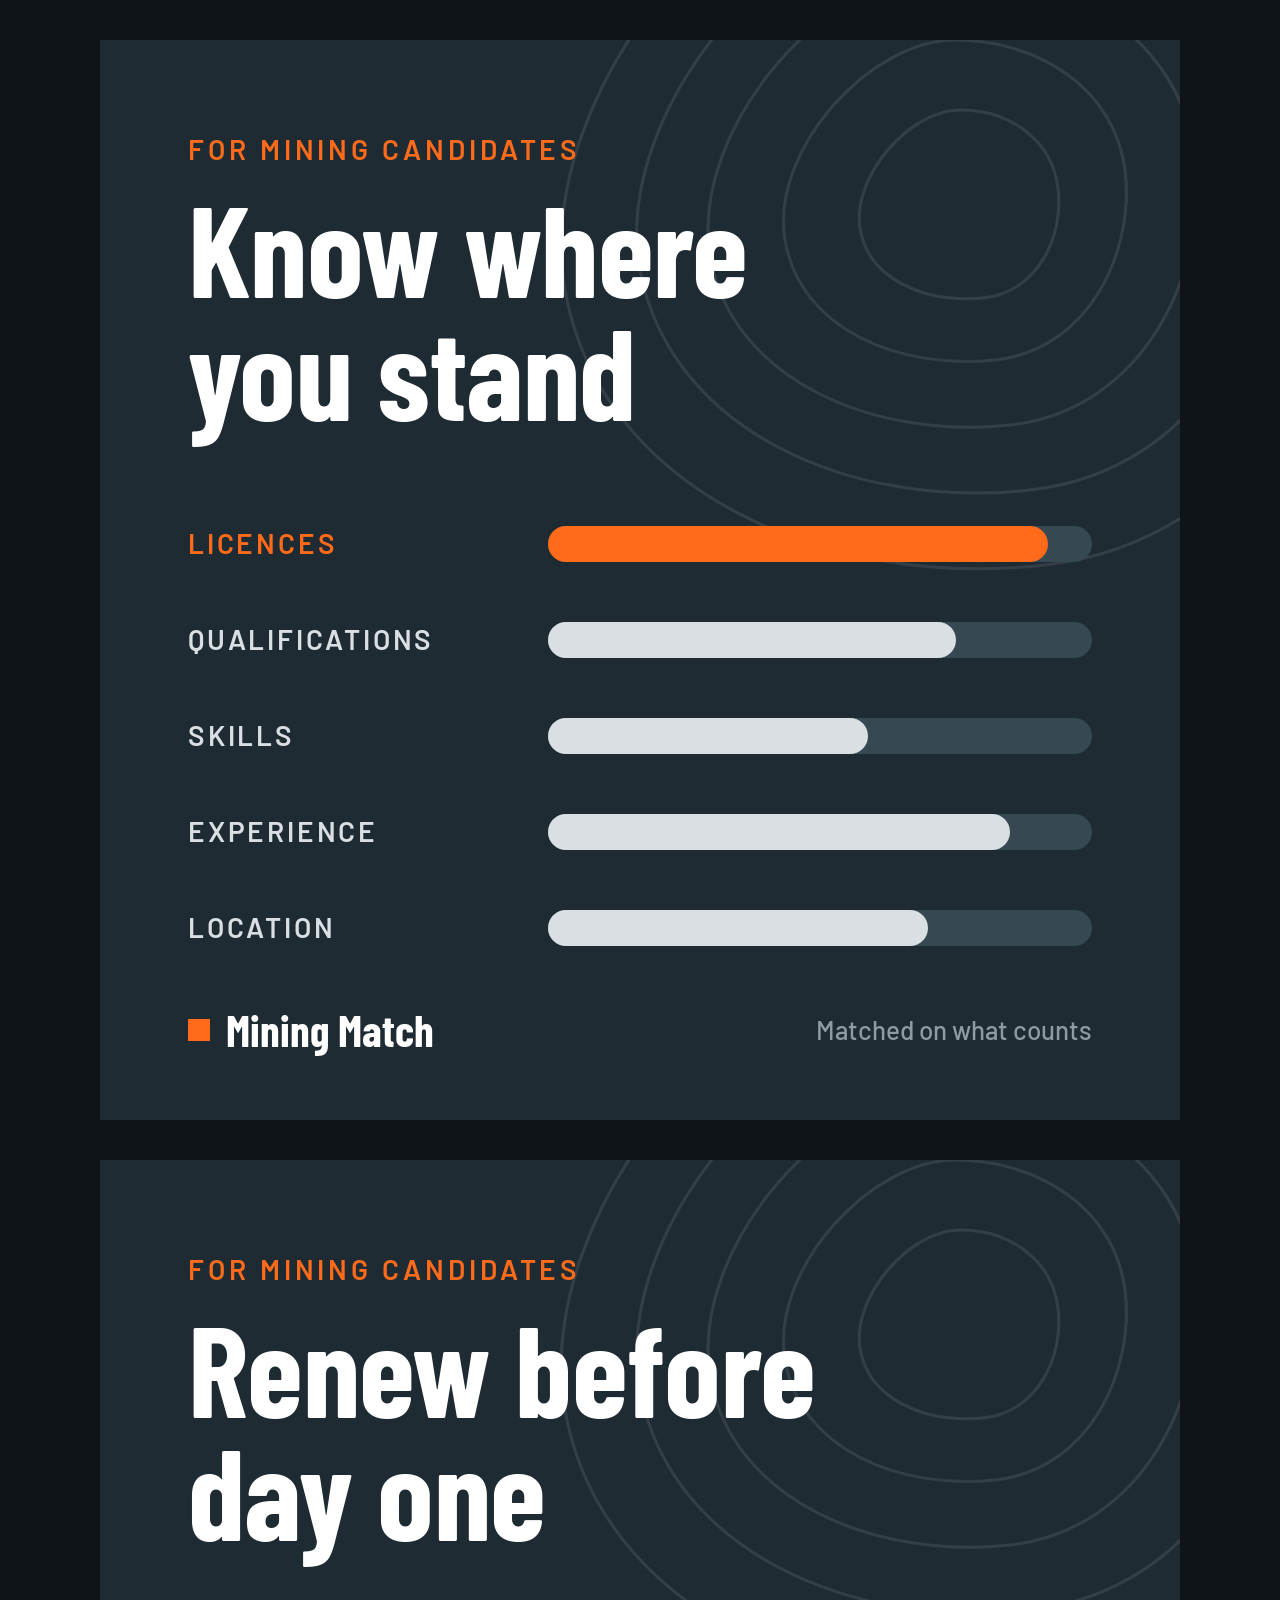
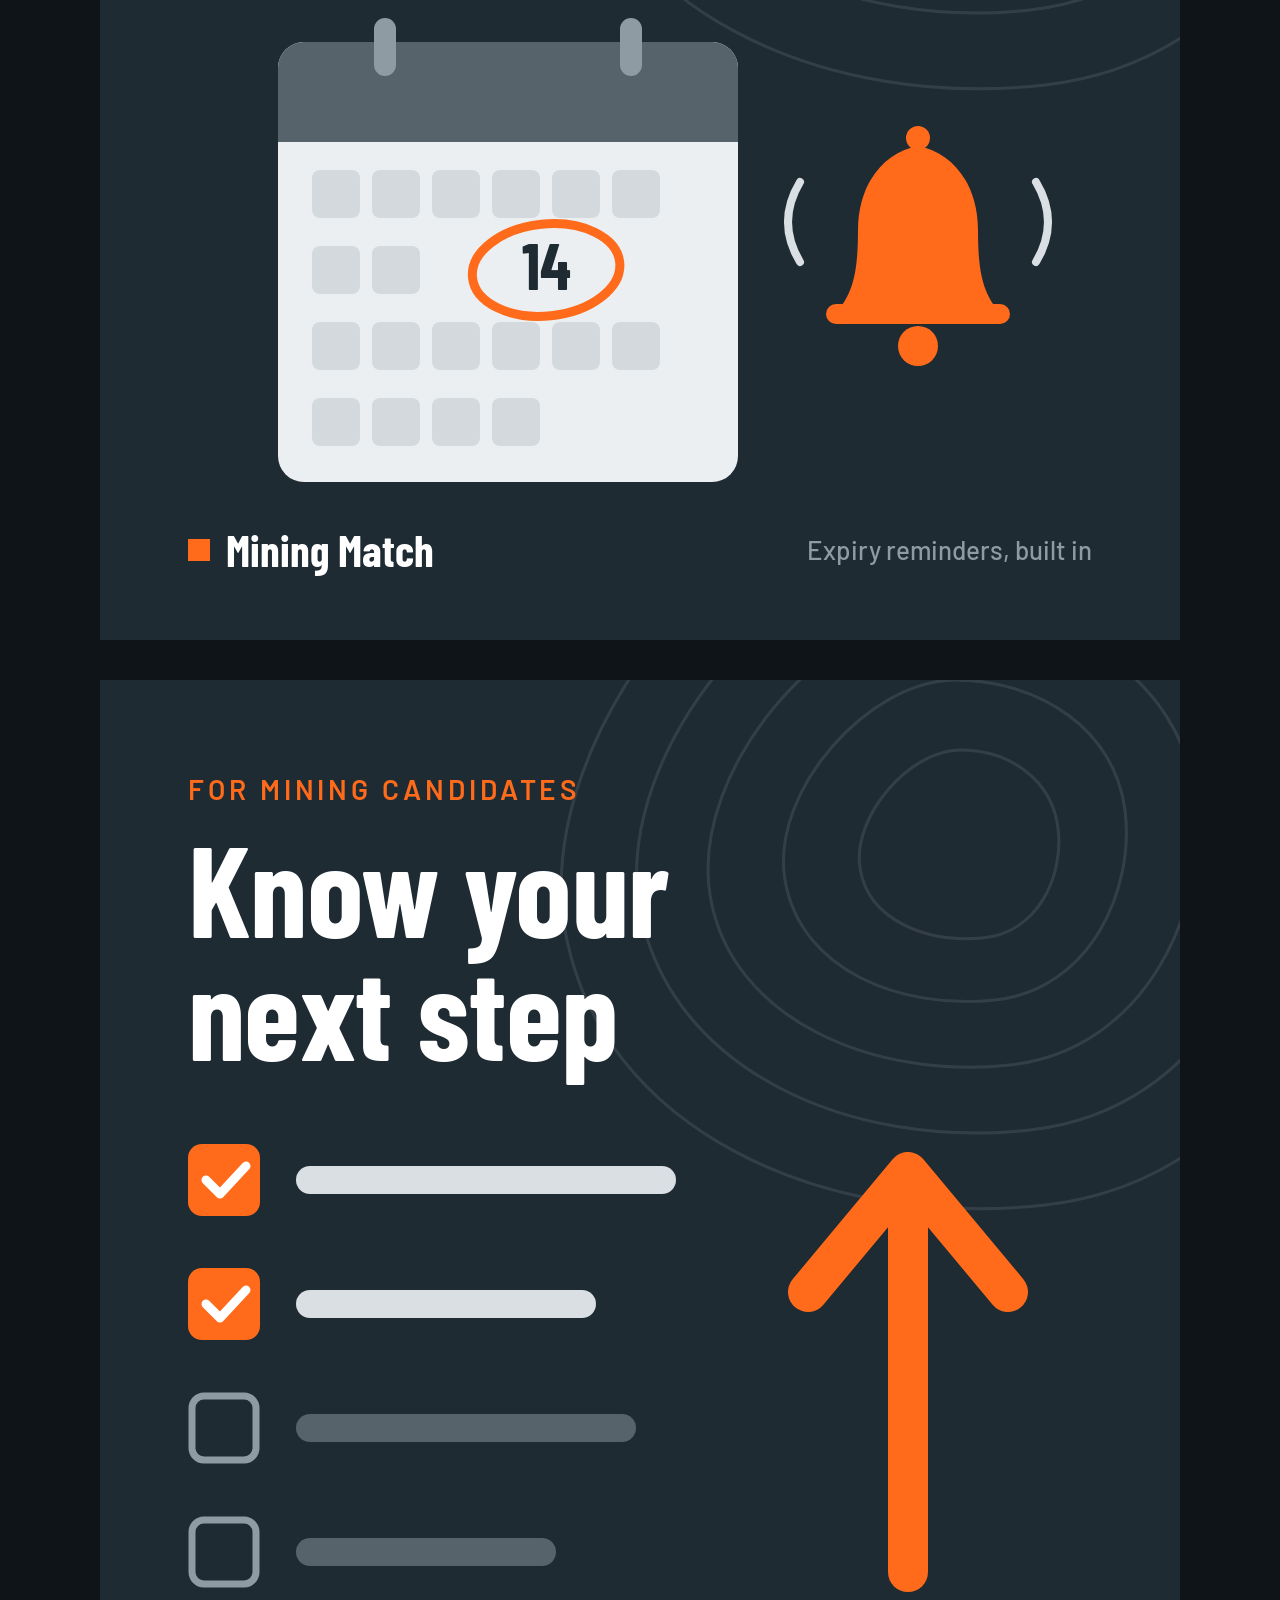
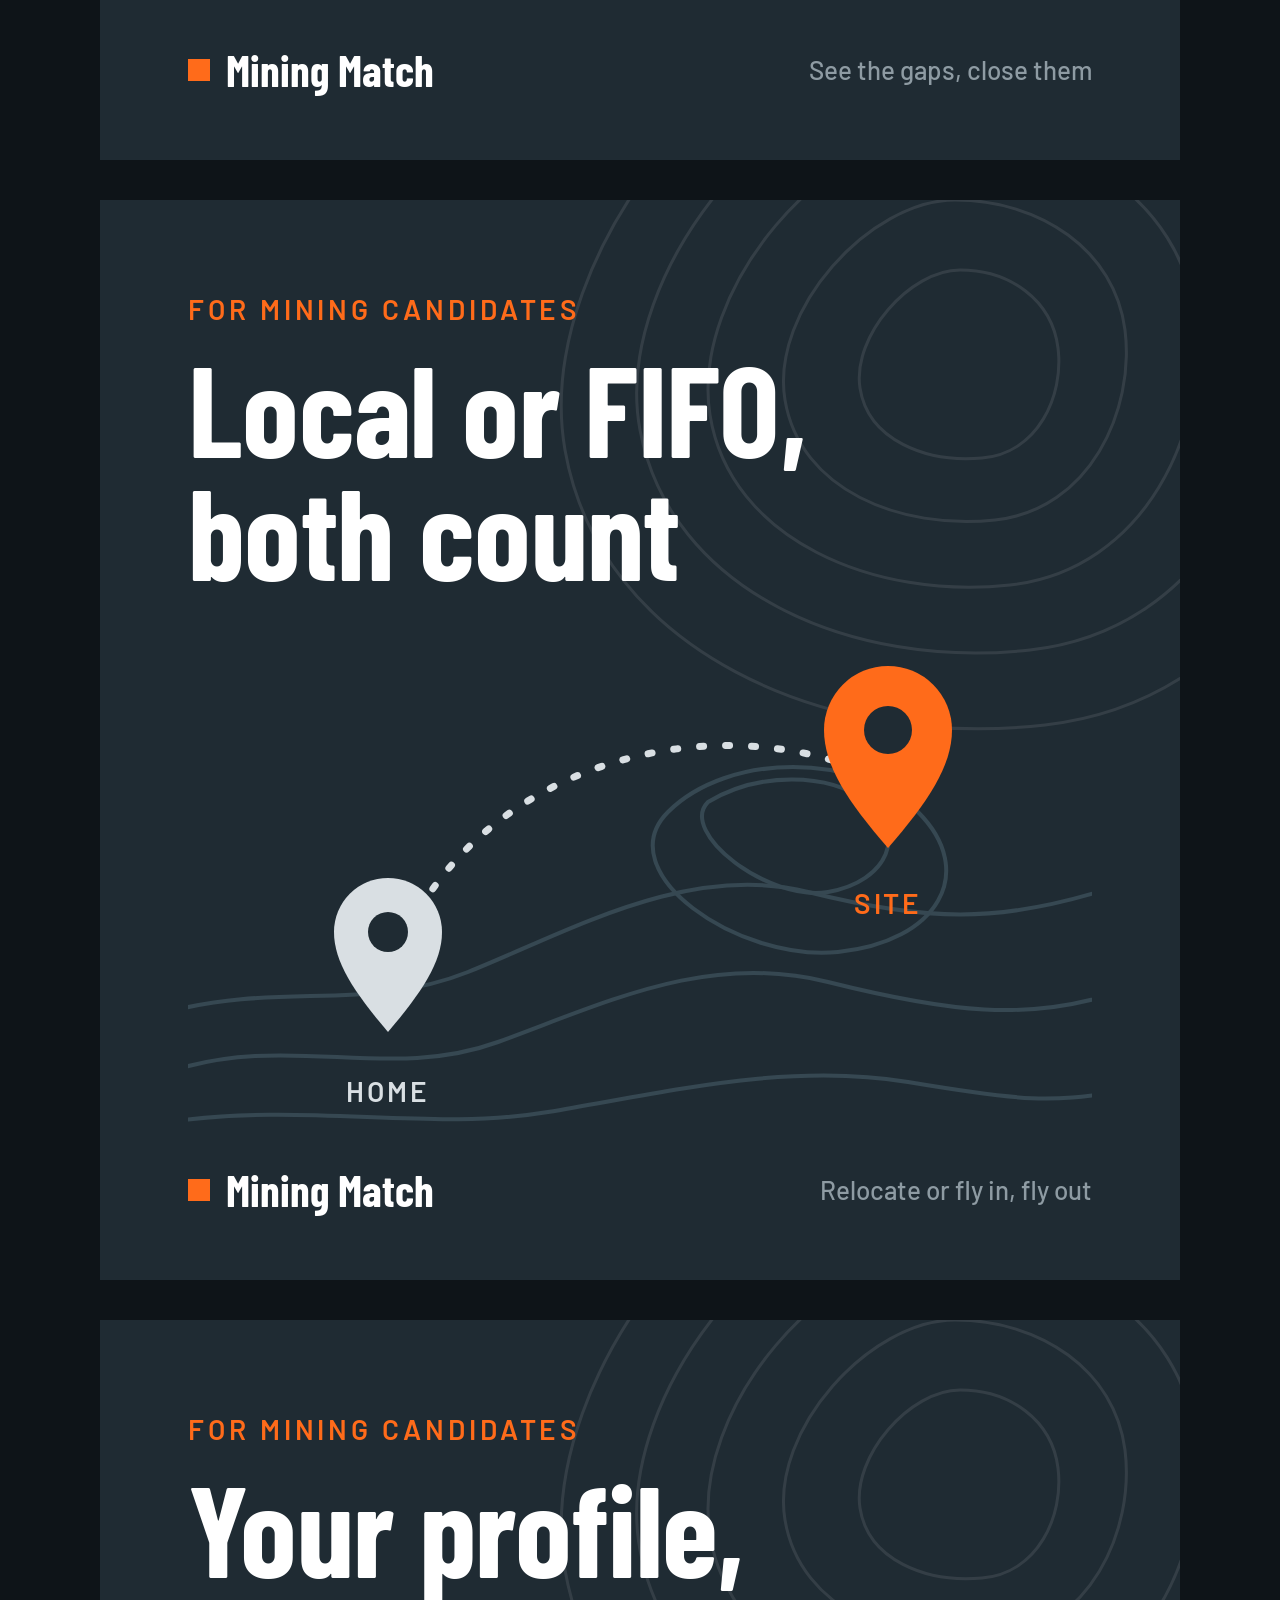
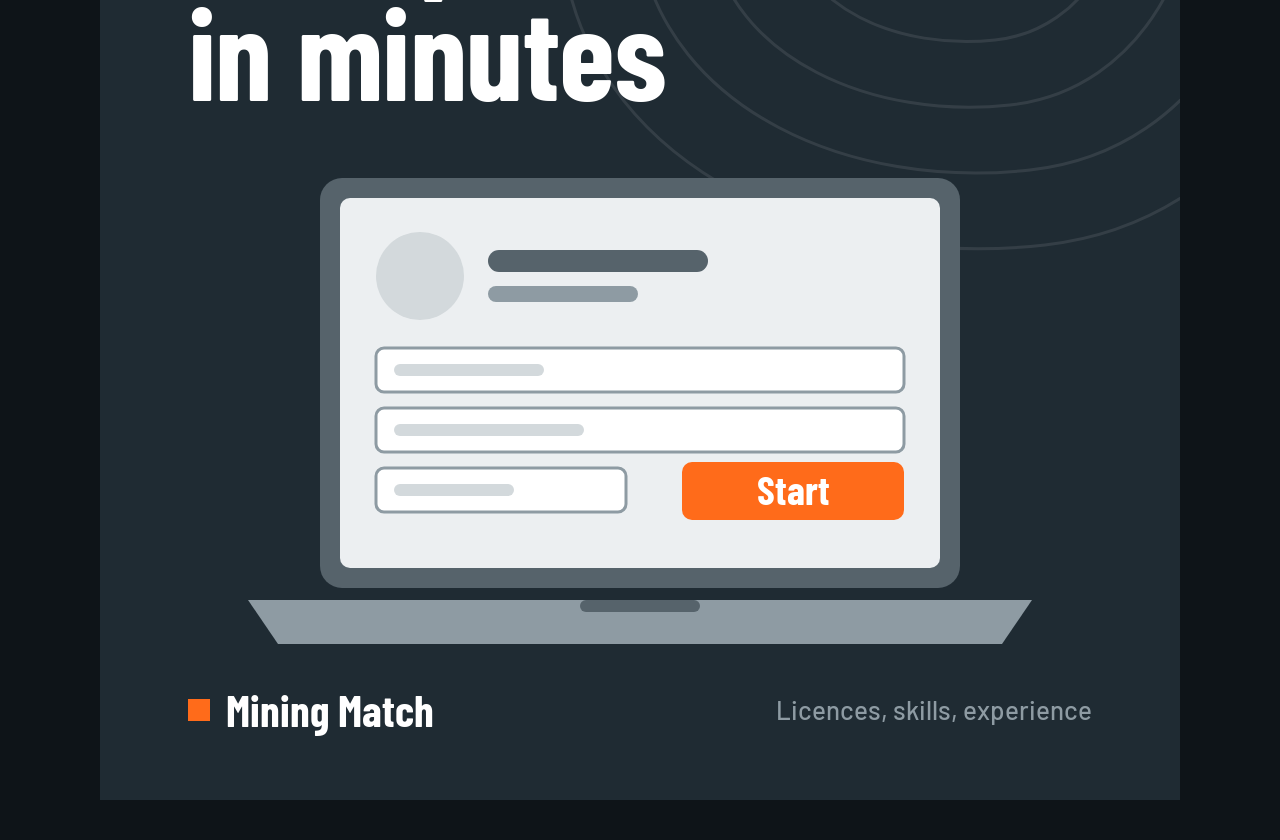
<file: marketing/linkedin-candidates/cards.html>
<!doctype html>
<html lang="en">
<head>
<meta charset="utf-8">
<title>Candidate LinkedIn cards</title>
<style>
@font-face { font-family: "Barlow"; font-weight: 600; src: url(../../web/fonts/barlow-latin-600-normal.woff2) format("woff2"); }
@font-face { font-family: "Barlow"; font-weight: 500; src: url(../../web/fonts/barlow-latin-500-normal.woff2) format("woff2"); }
@font-face { font-family: "Barlow Condensed"; font-weight: 700; src: url(../../web/fonts/barlow-condensed-latin-700-normal.woff2) format("woff2"); }
:root {
  --slate: #1f2b33; --slate-2: #2a3943; --slate-3: #364852;
  --concrete: #eceff1; --line: #d3d9dc; --field: #8e9ba3; --muted: #56636b;
  --hivis: #ff6b1a; --reflect: #d9dfe3;
}
* { box-sizing: border-box; margin: 0; }
body { background: #0e1418; padding: 40px; display: grid; gap: 40px; justify-content: center; }
.card {
  position: relative; width: 1080px; height: 1080px; overflow: hidden;
  background: var(--slate); color: #fff; font-family: "Barlow", sans-serif;
}
.topo { position: absolute; right: -220px; top: -260px; width: 900px; height: 900px; opacity: .09; }
.kicker {
  position: absolute; left: 88px; top: 92px;
  font-family: "Barlow", sans-serif; font-weight: 600; font-size: 28px;
  letter-spacing: .14em; text-transform: uppercase; color: var(--hivis);
}
h1 {
  position: absolute; left: 88px; top: 146px; width: 904px;
  font-family: "Barlow Condensed", sans-serif; font-weight: 700;
  font-size: 128px; line-height: .96; letter-spacing: -.005em;
}
.art { position: absolute; left: 88px; top: 452px; width: 904px; height: 480px; }
.foot {
  position: absolute; left: 88px; right: 88px; bottom: 64px;
  display: flex; align-items: center; justify-content: space-between;
}
.brand { display: flex; align-items: center; gap: 16px;
  font-family: "Barlow Condensed", sans-serif; font-weight: 700; font-size: 44px; }
.brand i { display: block; width: 22px; height: 22px; background: var(--hivis); }
.tag { font-weight: 500; font-size: 26px; color: var(--field); }
.lbl { font-family: "Barlow", sans-serif; font-weight: 600; font-size: 28px; letter-spacing: .1em; }
</style>
</head>
<body>

<!-- shared topographic texture -->
<svg width="0" height="0" style="position:absolute">
  <defs>
    <g id="topo" fill="none" stroke="#fff" stroke-width="3">
      <path d="M450 120c160 0 300 90 320 240s-60 330-240 350-360-60-390-220 150-370 310-370z"/>
      <path d="M450 190c120 0 230 70 245 185s-50 255-185 270-280-45-300-170 115-285 240-285z"/>
      <path d="M455 260c85 0 160 50 170 130s-35 180-130 190-195-30-210-120 85-200 170-200z"/>
      <path d="M460 330c50 0 92 30 98 78s-20 105-76 110-114-18-122-70 50-118 100-118z"/>
      <path d="M450 50c200 0 370 110 395 300s-80 410-300 435-445-75-480-275 185-460 385-460z"/>
    </g>
  </defs>
</svg>

<!-- 1. How matching works -->
<section class="card" id="c1">
  <svg class="topo" viewBox="0 0 900 900"><use href="#topo"/></svg>
  <p class="kicker">For mining candidates</p>
  <h1>Know where<br>you stand</h1>
  <svg class="art" viewBox="0 0 904 480">
    <g class="lbl">
      <text x="0" y="62" fill="#ff6b1a">LICENCES</text>
      <text x="0" y="158" fill="#d9dfe3">QUALIFICATIONS</text>
      <text x="0" y="254" fill="#d9dfe3">SKILLS</text>
      <text x="0" y="350" fill="#d9dfe3">EXPERIENCE</text>
      <text x="0" y="446" fill="#d9dfe3">LOCATION</text>
    </g>
    <g>
      <rect x="360" y="34" width="544" height="36" rx="18" fill="#364852"/>
      <rect x="360" y="34" width="500" height="36" rx="18" fill="#ff6b1a"/>
      <rect x="360" y="130" width="544" height="36" rx="18" fill="#364852"/>
      <rect x="360" y="130" width="408" height="36" rx="18" fill="#d9dfe3"/>
      <rect x="360" y="226" width="544" height="36" rx="18" fill="#364852"/>
      <rect x="360" y="226" width="320" height="36" rx="18" fill="#d9dfe3"/>
      <rect x="360" y="322" width="544" height="36" rx="18" fill="#364852"/>
      <rect x="360" y="322" width="462" height="36" rx="18" fill="#d9dfe3"/>
      <rect x="360" y="418" width="544" height="36" rx="18" fill="#364852"/>
      <rect x="360" y="418" width="380" height="36" rx="18" fill="#d9dfe3"/>
    </g>
  </svg>
  <div class="foot"><div class="brand"><i></i>Mining Match</div><div class="tag">Matched on what counts</div></div>
</section>

<!-- 2. Licence expiry -->
<section class="card" id="c2">
  <svg class="topo" viewBox="0 0 900 900"><use href="#topo"/></svg>
  <p class="kicker">For mining candidates</p>
  <h1>Renew before<br>day one</h1>
  <svg class="art" viewBox="0 0 904 480">
    <!-- calendar -->
    <rect x="90" y="30" width="460" height="440" rx="26" fill="#eceff1"/>
    <path d="M90 56a26 26 0 0 1 26-26h408a26 26 0 0 1 26 26v74H90z" fill="#56636b"/>
    <rect x="186" y="6" width="22" height="58" rx="11" fill="#8e9ba3"/>
    <rect x="432" y="6" width="22" height="58" rx="11" fill="#8e9ba3"/>
    <g fill="#d3d9dc">
      <!-- 7 x 4 grid; cell 52, gap 8; origin 124,158 -->
      <rect x="124" y="158" width="48" height="48" rx="8"/><rect x="184" y="158" width="48" height="48" rx="8"/><rect x="244" y="158" width="48" height="48" rx="8"/><rect x="304" y="158" width="48" height="48" rx="8"/><rect x="364" y="158" width="48" height="48" rx="8"/><rect x="424" y="158" width="48" height="48" rx="8"/><rect x="484" y="158" width="32" height="48" rx="8" opacity="0"/>
      <rect x="124" y="234" width="48" height="48" rx="8"/><rect x="184" y="234" width="48" height="48" rx="8"/>
      <rect x="124" y="310" width="48" height="48" rx="8"/><rect x="184" y="310" width="48" height="48" rx="8"/><rect x="244" y="310" width="48" height="48" rx="8"/><rect x="304" y="310" width="48" height="48" rx="8"/><rect x="364" y="310" width="48" height="48" rx="8"/><rect x="424" y="310" width="48" height="48" rx="8"/>
      <rect x="124" y="386" width="48" height="48" rx="8"/><rect x="184" y="386" width="48" height="48" rx="8"/><rect x="244" y="386" width="48" height="48" rx="8"/><rect x="304" y="386" width="48" height="48" rx="8"/>
    </g>
    <!-- circled date spanning two cells -->
    <text x="358" y="278" text-anchor="middle" font-family="Barlow Condensed" font-weight="700" font-size="64" fill="#1f2b33">14</text>
    <ellipse cx="358" cy="258" rx="74" ry="46" fill="none" stroke="#ff6b1a" stroke-width="9" transform="rotate(-6 358 257)"/>
    <!-- bell -->
    <g transform="translate(730 230)">
      <path d="M-78 66c14-18 18-40 18-78 0-46 26-78 60-84 34 6 60 38 60 84 0 38 4 60 18 78z" fill="#ff6b1a"/>
      <rect x="-92" y="62" width="184" height="20" rx="10" fill="#ff6b1a"/>
      <circle cx="0" cy="104" r="20" fill="#ff6b1a"/>
      <circle cx="0" cy="-104" r="12" fill="#ff6b1a"/>
      <path d="M-118 -60q-24 40 0 80M118 -60q24 40 0 80" fill="none" stroke="#d9dfe3" stroke-width="8" stroke-linecap="round"/>
    </g>
  </svg>
  <div class="foot"><div class="brand"><i></i>Mining Match</div><div class="tag">Expiry reminders, built in</div></div>
</section>

<!-- 3. Gaps, not just scores -->
<section class="card" id="c3">
  <svg class="topo" viewBox="0 0 900 900"><use href="#topo"/></svg>
  <p class="kicker">For mining candidates</p>
  <h1>Know your<br>next step</h1>
  <svg class="art" viewBox="0 0 904 480">
    <g>
      <rect x="0" y="12" width="72" height="72" rx="14" fill="#ff6b1a"/>
      <path d="M18 48l14 14 26-28" fill="none" stroke="#fff" stroke-width="9" stroke-linecap="round" stroke-linejoin="round"/>
      <rect x="108" y="34" width="380" height="28" rx="14" fill="#d9dfe3"/>

      <rect x="0" y="136" width="72" height="72" rx="14" fill="#ff6b1a"/>
      <path d="M18 172l14 14 26-28" fill="none" stroke="#fff" stroke-width="9" stroke-linecap="round" stroke-linejoin="round"/>
      <rect x="108" y="158" width="300" height="28" rx="14" fill="#d9dfe3"/>

      <rect x="4" y="264" width="64" height="64" rx="12" fill="none" stroke="#8e9ba3" stroke-width="7"/>
      <rect x="108" y="282" width="340" height="28" rx="14" fill="#56636b"/>

      <rect x="4" y="388" width="64" height="64" rx="12" fill="none" stroke="#8e9ba3" stroke-width="7"/>
      <rect x="108" y="406" width="260" height="28" rx="14" fill="#56636b"/>
    </g>
    <!-- upward arrow -->
    <g transform="translate(720 0)">
      <path d="M0 440V52" stroke="#ff6b1a" stroke-width="40" stroke-linecap="round"/>
      <path d="M-100 160L0 40 100 160" fill="none" stroke="#ff6b1a" stroke-width="40" stroke-linecap="round" stroke-linejoin="round"/>
    </g>
  </svg>
  <div class="foot"><div class="brand"><i></i>Mining Match</div><div class="tag">See the gaps, close them</div></div>
</section>

<!-- 4. Location and FIFO -->
<section class="card" id="c4">
  <svg class="topo" viewBox="0 0 900 900"><use href="#topo"/></svg>
  <p class="kicker">For mining candidates</p>
  <h1>Local or FIFO,<br>both count</h1>
  <svg class="art" viewBox="0 0 904 480">
    <!-- terrain contours -->
    <g fill="none" stroke="#364852" stroke-width="4">
      <path d="M-20 420c120-40 220 10 330-30s210-90 330-60 200 40 290 10"/>
      <path d="M-20 360c110-30 200 0 300-40s220-110 340-80 190 30 290 0"/>
      <path d="M-20 470c140-20 260 10 380-10s240-50 360-30 140 20 210 10"/>
      <path d="M520 150c50-30 120-30 160 0s20 80-40 90-150-60-120-90z"/>
      <path d="M480 160c60-60 190-60 250 0s20 130-80 140-230-80-170-140z"/>
    </g>
    <!-- dashed route -->
    <path d="M200 330C260 120 520 40 700 130" fill="none" stroke="#d9dfe3" stroke-width="7" stroke-dasharray="4 22" stroke-linecap="round"/>
    <!-- pin A (home) -->
    <g transform="translate(200 380)">
      <path d="M0 0C-34-40-54-70-54-100a54 54 0 0 1 108 0c0 30-20 60-54 100z" fill="#d9dfe3"/>
      <circle cx="0" cy="-100" r="20" fill="#1f2b33"/>
    </g>
    <!-- pin B (site) -->
    <g transform="translate(700 196)">
      <path d="M0 0C-40-46-64-82-64-118a64 64 0 0 1 128 0c0 36-24 72-64 118z" fill="#ff6b1a"/>
      <circle cx="0" cy="-118" r="24" fill="#1f2b33"/>
    </g>
    <text x="200" y="450" text-anchor="middle" class="lbl" fill="#d9dfe3">HOME</text>
    <text x="700" y="262" text-anchor="middle" class="lbl" fill="#ff6b1a">SITE</text>
  </svg>
  <div class="foot"><div class="brand"><i></i>Mining Match</div><div class="tag">Relocate or fly in, fly out</div></div>
</section>

<!-- 5. Get started -->
<section class="card" id="c5">
  <svg class="topo" viewBox="0 0 900 900"><use href="#topo"/></svg>
  <p class="kicker">For mining candidates</p>
  <h1>Your profile,<br>in minutes</h1>
  <svg class="art" viewBox="0 0 904 480">
    <!-- laptop -->
    <rect x="132" y="6" width="640" height="410" rx="22" fill="#56636b"/>
    <rect x="152" y="26" width="600" height="370" rx="10" fill="#eceff1"/>
    <path d="M60 428h784l-30 44H90z" fill="#8e9ba3"/>
    <rect x="392" y="428" width="120" height="12" rx="6" fill="#56636b"/>
    <!-- form -->
    <circle cx="232" cy="104" r="44" fill="#d3d9dc"/>
    <rect x="300" y="78" width="220" height="22" rx="11" fill="#56636b"/>
    <rect x="300" y="114" width="150" height="16" rx="8" fill="#8e9ba3"/>
    <g fill="#fff" stroke="#8e9ba3" stroke-width="3">
      <rect x="188" y="176" width="528" height="44" rx="8"/>
      <rect x="188" y="236" width="528" height="44" rx="8"/>
      <rect x="188" y="296" width="250" height="44" rx="8"/>
    </g>
    <g fill="#d3d9dc">
      <rect x="206" y="192" width="150" height="12" rx="6"/>
      <rect x="206" y="252" width="190" height="12" rx="6"/>
      <rect x="206" y="312" width="120" height="12" rx="6"/>
    </g>
    <rect x="494" y="290" width="222" height="58" rx="10" fill="#ff6b1a"/>
    <text x="605" y="333" text-anchor="middle" font-family="Barlow Condensed" font-weight="700" font-size="40" fill="#fff">Start</text>
  </svg>
  <div class="foot"><div class="brand"><i></i>Mining Match</div><div class="tag">Licences, skills, experience</div></div>
</section>

</body>
</html>
</file>
